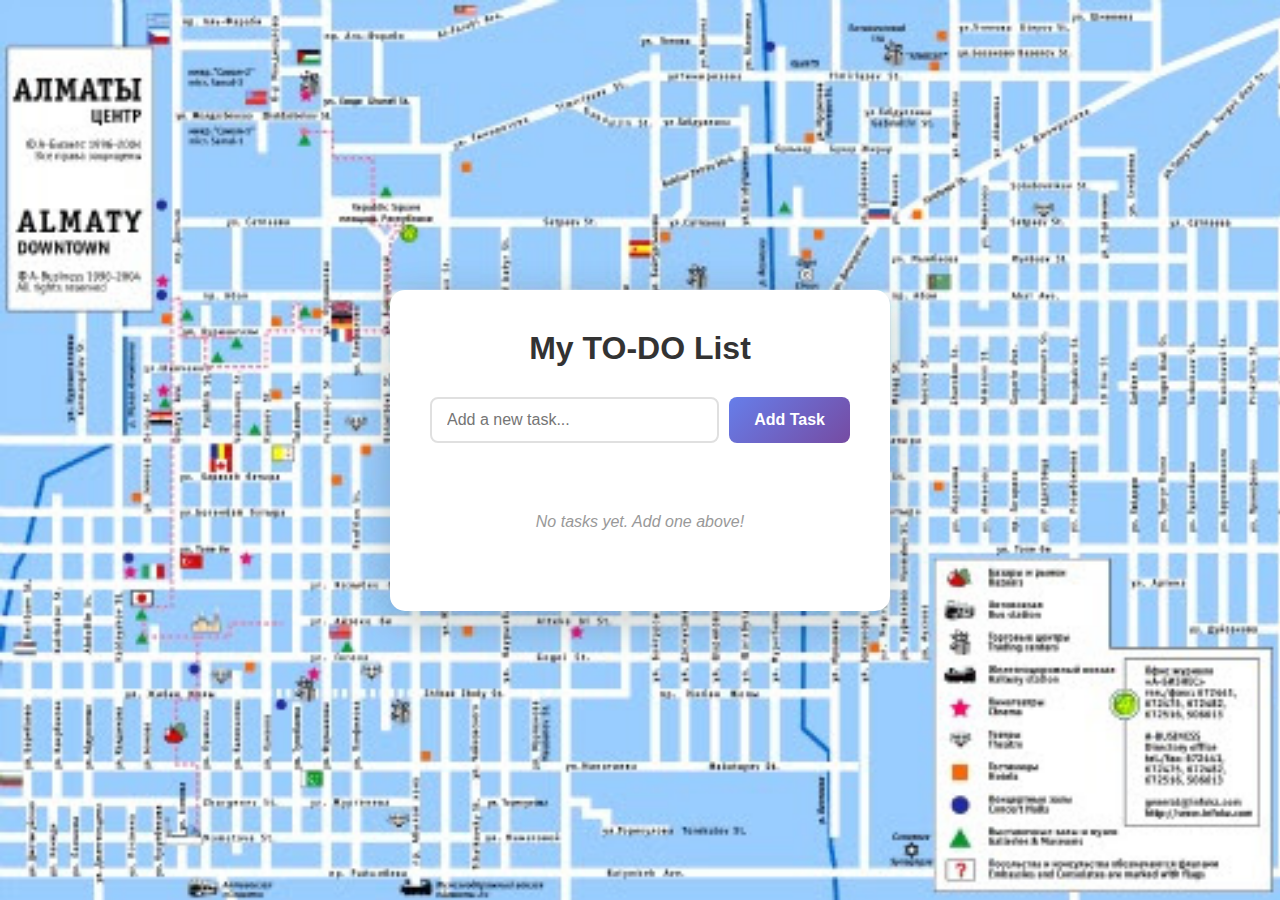
<file: lab3/task2/index.html>
<!DOCTYPE html>
<html lang="en">
<head>
    <meta charset="UTF-8">
    <meta name="viewport" content="width=device-width, initial-scale=1.0">
    <title>TO-DO List</title>
    <link rel="stylesheet" href="style.css">
</head>
<body>
    <div class="container">
        <h1>My TO-DO List</h1>
        
        <div class="input-section">
            <input type="text" id="taskInput" placeholder="Add a new task..." />
            <button id="addBtn">Add Task</button>
        </div>

        <ul id="taskList"></ul>
    </div>

    <script src="script.js"></script>
</body>
</html>
</file>
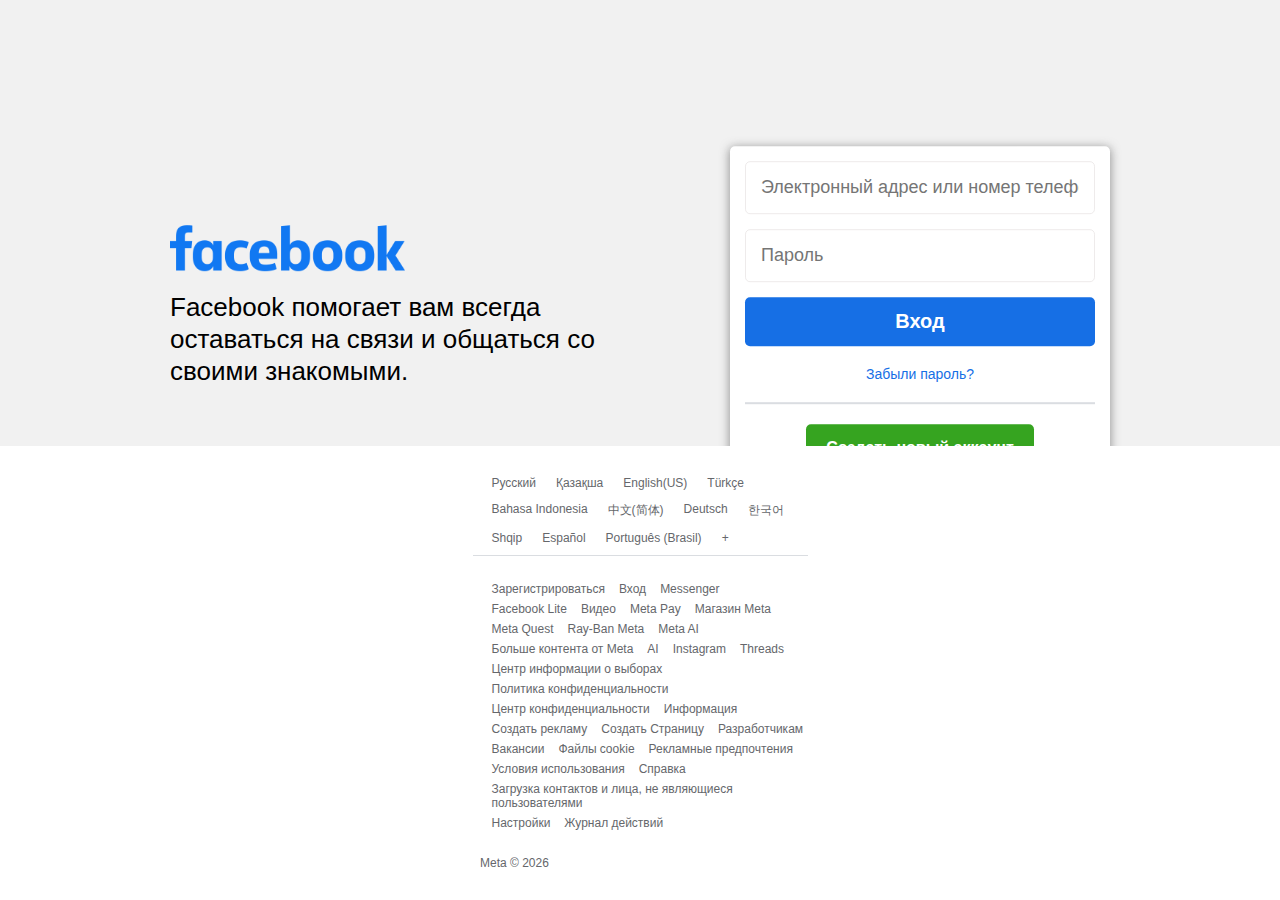
<file: lab2/facebook/facebook.html>
<!DOCTYPE html>
<html>
    <head>
        <meta charset="utf-8">
        <meta http-equiv="X-UA-Compatible" content="IE=edge">
        <meta name ="viewport" content="width=device-width, initial-scale=1.0">
        <title>Facebook - выполните вход или Зарегистрируйтесь</title>
        <link rel="stylesheet" href="style_fb.css">
    </head>
    <body>
        <div class="box">
            <div class="title-box">
                <img src="Facebook.png" alt="Facebook">
                <p>Facebook помогает вам всегда оставаться на связи и общаться со своими знакомыми.</p>
            </div>
            <div class="form-box">
                <form action="#">
                    <input type="text" placeholder="Электронный адрес или номер телефона">
                    <input type="password" placeholder="Пароль">
                    <button type ="submit">Вход</button>
                    <a href="#">Забыли пароль?</a>
                </form>
                <hr>
                <div class="create-btn">
                    <a href="#">Создать новый аккаунт</a>
                </div>
            </div>
        </div>
        <p id="tobitop"><a href="#">Создать Страницу</a> знаменитости, музыкальной группы или компании.</p>
        <div class="bottom-box">
            <div class="languages">
                <a href="#">Русский</a>
                <a href="#">Қазақша</a>
                <a href="#">English(US)</a>
                <a href="#">Türkçe</a>
                <a href="#">Bahasa Indonesia</a>
                <a href="#">中文(简体)</a>
                <a href="#">Deutsch</a>
                <a href="#">한국어</a>
                <a href="#">Shqip</a>
                <a href="#">Español</a>
                <a href="#">Português (Brasil)</a>
                <a href="#" class="add-language">+</a>
            </div>
            <br>
            <div class="others">
                <a href="#">Зарегистрироваться</a>
                <a href="#">Вход</a>
                <a href="#">Messenger</a>
                <a href="#">Facebook Lite</a>
                <a href="#">Видео</a>
                <a href="#">Meta Pay</a>
                <a href="#">Магазин Meta</a>
                <a href="#">Meta Quest</a>
                <a href="#">Ray-Ban Meta</a>
                <a href="#">Meta AI</a>
                <a href="#">Больше контента от Meta</a>
                <a href="#">AI</a>
                <a href="#">Instagram</a>
                <a href="#">Threads</a>
                <a href="#">Центр информации о выборах</a>
                <a href="#">Политика конфиденциальности</a>
                <a href="#">Центр конфиденциальности</a>
                <a href="#">Информация</a>
                <a href="#">Создать рекламу</a>
                <a href="#">Создать Страницу</a>
                <a href="#">Разработчикам</a>
                <a href="#">Вакансии</a>
                <a href="#">Файлы cookie</a>
                <a href="#">Рекламные предпочтения</a>
                <a href="#">Условия использования</a>
                <a href="#">Справка</a>
                <a href="#">Загрузка контактов и лица, не являющиеся пользователями</a>
                <a href="#">Настройки</a>
                <a href="#">Журнал действий</a>
            </div>


            
            <p>Meta © 2026</p>
        </div>

    </body>
</html>
</file>
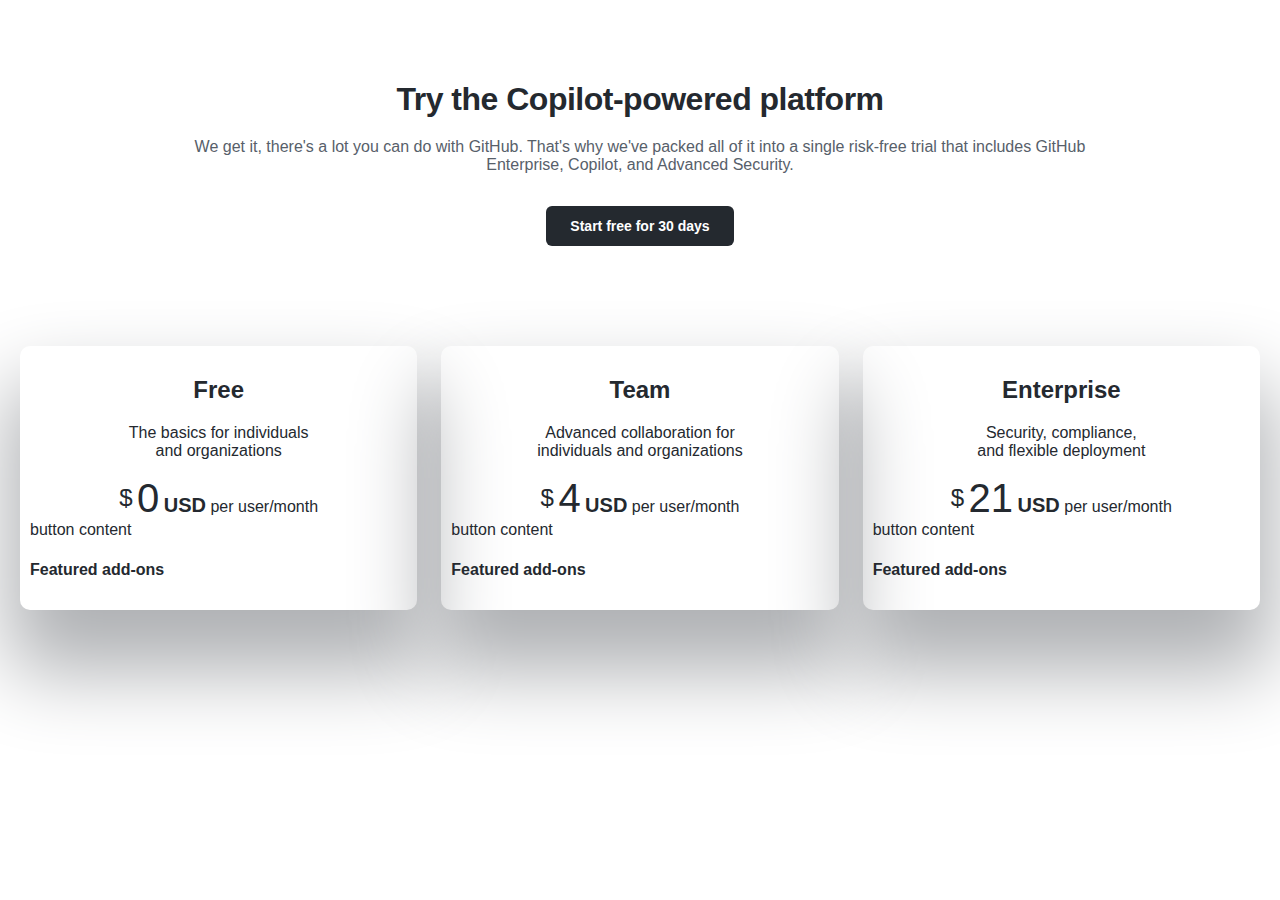
<file: lab2/github/github.html>
<!DOCTYPE html>
<html lang="en">
<head>
    <meta charset="UTF-8">
    <meta name="viewport" content="width=device-width, initial-scale=1.0">
    <title>Document</title>
    <link rel="stylesheet" href="styles.css"> 
</head>
<body>
     <div class="header">
        <h1>Try the Copilot-powered platform</h1>
        <p>We get it, there's a lot you can do with GitHub. That's why we've packed all of it into a single risk-free trial that includes GitHub Enterprise, Copilot, and Advanced Security.</p>
        <a href="#" class="trail-button">Start free for 30 days</a>
    </div>
    <div class="pricing-cards">
        <!-- Free pricing -->
        <div class="card">
            <div class="card-header">
                <h2>Free</h2>
                <p>The basics for individuals <br> and organizations</p>
                <span>
                    <sup class="dollar-sup">$</sup>
                    <span class="pricing-cards-price">0</span>
                    <span class="usd">USD</span>
                </span>
                <span class="bill-text">per user/month</span>
            </div>
            <div class="card-button">button content</div>
            <div class="card-content">
                <ul class="featrue-list"></ul>
                <h4 calss="card-add-on-text">Featured add-ons</h4>
                <ul class="featrue-list"></ul>
            </div>
        </div>
        <!-- Team pricing -->
        <div class="card">
            <div class="card-header">
                <h2>Team</h2>
                <p>Advanced collaboration for <br> individuals and organizations</p>
                <span>
                    <sup class="dollar-sup">$</sup>
                    <span class="pricing-cards-price">4</span>
                    <span class="usd">USD</span>
                </span>
                <span class="bill-text">per user/month</span>
            </div>
            <div class="card-button">button content</div>
            <div class="card-content">
                <ul class="featrue-list"></ul>
                <h4 calss="card-add-on-text">Featured add-ons</h4>
                <ul class="featrue-list"></ul>
            </div>
        </div>

        <!-- Enterprise pricing -->
        <div class="card">
            <div class="card-header">
                <h2>Enterprise</h2>
                <p>Security, compliance, <br> and flexible deployment</p>
                <span>
                    <sup class="dollar-sup">$</sup>
                    <span class="pricing-cards-price">21</span>
                    <span class="usd">USD</span>
                </span>
                <span class="bill-text">per user/month</span>
            </div>
            <div class="card-button">button content</div>
            <div class="card-content">
                <ul class="featrue-list"></ul>
                <h4 calss="card-add-on-text">Featured add-ons</h4>
                <ul class="featrue-list"></ul>
            </div>
        </div>
    </div>

    <div class="add-on"></div>
</body>
</html>
</file>
<file: lab3/task2/style.css>
* {
    margin: 0;
    padding: 0;
    box-sizing: border-box;
}

body {
    font-family: 'Segoe UI', Tahoma, Geneva, Verdana, sans-serif;
    min-height: 100vh;
    display: flex;
    justify-content: center;
    align-items: center;
    padding: 20px;
    background: #2A7B9B;
    background: linear-gradient(214deg, rgba(42, 123, 155, 1) 0%, rgba(87, 199, 133, 1) 50%, rgba(237, 221, 83, 1) 100%);
    animation: gradientShift 10 ease infinite;
    background-image: url("unnamed\ \(2\).jpg"); 
    background-repeat: no-repeat; 
    background-size: cover;
}

@keyframes gradientShift {
    0% { background-position: 0% 50%; }
    50% { background-position: 100% 50%; } 
    100% { background-position: 0% 50%; }
}

.container {
    background: white;
    border-radius: 15px;
    box-shadow: 0 10px 40px rgba(0, 0, 0, 0.2);
    padding: 40px;
    width: 100%;
    max-width: 500px;
}

h1 {
    color: #333;
    text-align: center;
    margin-bottom: 30px;
    font-size: 2em;
}

.input-section {
    display: flex;
    gap: 10px;
    margin-bottom: 30px;
}

#taskInput {
    flex: 1;
    padding: 12px 15px;
    border: 2px solid #e0e0e0;
    border-radius: 8px;
    font-size: 16px;
    transition: border-color 0.3s;
}

#taskInput:focus {
    outline: none;
    border-color: #667eea;
}

#addBtn {
    padding: 12px 25px;
    background: linear-gradient(135deg, #667eea 0%, #764ba2 100%);
    color: white;
    border: none;
    border-radius: 8px;
    font-size: 16px;
    font-weight: 600;
    cursor: pointer;
    transition: transform 0.2s, box-shadow 0.2s;
}

#addBtn:hover {
    transform: translateY(-2px);
    box-shadow: 0 5px 15px rgba(102, 126, 234, 0.4);
}

#addBtn:active {
    transform: translateY(0);
}

#taskList {
    list-style: none;
}

.task-item {
    background: #f8f9fa;
    padding: 15px;
    margin-bottom: 10px;
    border-radius: 8px;
    display: flex;
    align-items: center;
    gap: 15px;
    transition: transform 0.2s, box-shadow 0.2s;
}

.task-item:hover {
    transform: translateX(5px);
    box-shadow: 0 3px 10px rgba(0, 0, 0, 0.1);
}

.task-item.completed {
    background: #e8f5e9;
    opacity: 0.7;
}

.task-item.completed .task-text {
    text-decoration: line-through;
    color: #666;
}

.task-checkbox {
    width: 20px;
    height: 20px;
    cursor: pointer;
    accent-color: #667eea;
}

.task-text {
    flex: 1;
    color: #333;
    font-size: 16px;
}

.delete-btn {
    background: #ff4757;
    color: white;
    border: none;
    padding: 8px 15px;
    border-radius: 5px;
    cursor: pointer;
    font-size: 14px;
    font-weight: 600;
    transition: background 0.3s, transform 0.2s;
}

.delete-btn:hover {
    background: #ff3838;
    transform: scale(1.05);
}

.delete-btn:active {
    transform: scale(0.95);
}

.empty-message {
    text-align: center;
    color: #999;
    padding: 40px 20px;
    font-style: italic;
}
</file>
<file: lab2/facebook/style_fb.css>
body {
    padding: 0;
    margin: 0;
    background: rgb(241, 241, 241);
    font-family: Arial, sans-serif;
}
.box {
    display: flex;
    justify-content: center;
    align-items: center;
    width: 100%;
    height: calc(100vh - 60px);
    margin: 0 auto;
    transform: translateY(-12%);
}
.title-box {
    width: 500px;
}
.title-box img{
    width: 235px;
    margin-bottom: -10px;
}

.title-box p {
    color: #000;
    font-size: 26px;
    font-weight: normal;
    line-height: 32px;
}
.form-box {
    width: 350px;
    padding: 15px;
    text-align: center;
    border-radius: 5px;
    background: #fff;
    margin-left: 60px;
    box-shadow: 0px 2px 10px 1px rgba(71, 71, 71, 0.52);
}
.form-box input {
    width: 100%;
    margin-bottom: 15px;
    padding: 15px;
    font-size: 18px;
    box-sizing: border-box;
    border: 1px solid #eeebeb;
    border-radius: 5px;
    outline: none;
}

.form-box input:focus {
    box-shadow: 0px 0px 1px 1px rgb(22, 111, 229);
}
.form-box button {
    width: 100%;
    margin-bottom: 15px;
    color: #fff;
    font-size: 20px;
    font-weight: 600;
    border-radius: 5px;
    border: none;
    padding: 13px 0;
    cursor: pointer;
    background: #166fe5;
}
.form-box button:hover {
    background: #0f52c6
}
.form-box a {
    color: #166fe5;
    font-size: 14px;
    text-decoration: none;
    margin-top: 5px;
    margin-bottom: 20px;
    display: block;
}
.form-box a:hover {
    text-decoration: underline;
}
.form-box hr {
    border: 1px solid #dadde1;
    margin-bottom: 15px;
}
.form-box .create-btn a {
    color: #fff;
    font-size: 16px;
    text-decoration: none;
    border-radius: 5px;
    padding: 15px 20px;
    background: #36a420;
    font-weight: 600;
    display: inline-block;
    margin-bottom: 5px;
    outline: none;
}

.form-box .create-btn a:hover {
    background: #2e8b1a;
}

.form-box .create-btn a:focus {
    background: #2e8b1a;
    outline: none;
}
#tobitop {
    text-align: center;
    font-size: 14px;
    color: #000;
    padding: 20px;
    margin: 0 auto;
    position: fixed;
    width: 370px;
    left: 54%;
    bottom: 38%;
}
#tobitop a {
    color: #000000;
    text-decoration: none;
    font-weight: bold;
}
#tobitop a:hover {
    text-decoration: underline;
}
.bottom-box {
    position: fixed;
    bottom: 0;
    left: 0;
    width: 100%;
    height: auto;
    background: #fff;
    padding: 30px 0; 
    display: flex;
    flex-direction: column;
    justify-content: center;
    align-items: center;
}
.languages {
    display: flex;
    flex-wrap: wrap;
    gap: 12px;
    justify-content: flex-start;
    border-bottom: 1px solid #dadde1;
    padding-bottom: 10px;
    padding-left: 15px;
    width: 100%;
}
.languages a {
    background: none;
    border: none;
    color: #65676b;
    font-size: 12px;
    cursor: pointer;
    padding: 0 4px;
    font-family: Arial, sans-serif;
    text-decoration: none;
}
.languages a:hover {
    text-decoration: underline;
}
.add-language {
    border: 1px solid #ccc;
    color: #65676b;
    padding: 0 4px;
    border-radius: 3px;
    text-decoration: none;
}
.add-language:hover {
    text-decoration: underline;
}
.others {
    display: flex;
    flex-wrap: wrap;
    gap: 6px;
    justify-content: flex-start;
    margin-top: 10px;
    width: 100%;
    padding-left: 15px;
}
.others a {
    color: #65676b;
    font-size: 12px;
    text-decoration: none;
    cursor: pointer;
    padding: 0 4px;
    font-family: Arial, sans-serif;
}
.others a:hover {
    text-decoration: underline;
}

.bottom-box p {
    color: #65676b;
    font-size: 12px;
    margin: 0;
    padding: 0 4px;
    font-family: Arial, sans-serif;
}


.bottom-box > .languages,
.bottom-box > .others {
    width: calc(100% - 960px);
    max-width: calc(100% - 960px);
    margin: 0 auto 8px; 
}
.bottom-box > p {
    width: calc(100% - 960px);
    max-width: calc(100% - 960px);
    margin: 18px auto 0; 
}
</file>
<file: lab2/github/styles.css>
body{
    font-family: "Mona Sans", "Mona Sans Header Fallback", -apple-system, BlinkMacSystemFont, "Segoe UI", Helvetica, Arial, sans-serif, "Apple Color Emoji", "Segoe UI Emoji", "Segoe UI Symbol";
    font-feature-settings: unset;
    color: #24292f;
    max-width: 1280px;
    margin: 0 auto;
    padding: 60px 20px;
}
.header {
    text-align: center;
    margin-bottom: 24px;
}

.header h1 {
    font-size: 32px;
    font-weight: 800;
    margin-bottom: 20px;
    letter-spacing: -0.5px;
}

.header p {
    font-size: 16px;
    color: #57606a;
    max-width: 900px;
    margin: 0 auto 32px;
}

.trail-button {
    display: inline-block;
    background-color: #24292f;
    color: white;
    padding: 12px 24px;
    border-radius: 6px;
    text-decoration: none;
    font-weight: 600;
    font-size: 14px;
    margin-bottom: 60px;
}

.trail-button:hover{
    background-color: #404142;
}

.pricing-cards {
    display: grid;
    grid-template-columns: repeat(3, 1fr);
    gap: 24px;
    margin-top: 40px;
    
    
}

.card{
    padding: 10px;
    border: 0px;
    border-radius: 10px;
    box-shadow: 0px 50px 80px 12px #afb1b4;
    position: relative;
    display: flex;
    flex-direction: column;
}

.card-header{
    text-align: center;
}

.dollar-sup{
    font-size: 24px;
    font-weight: 300;
}

.pricing-cards-price{
    font-size: 40px;
    font-weight: 400;
}

.usd{
    font-size: 20px;
    font-weight: 700;
}
</file>
